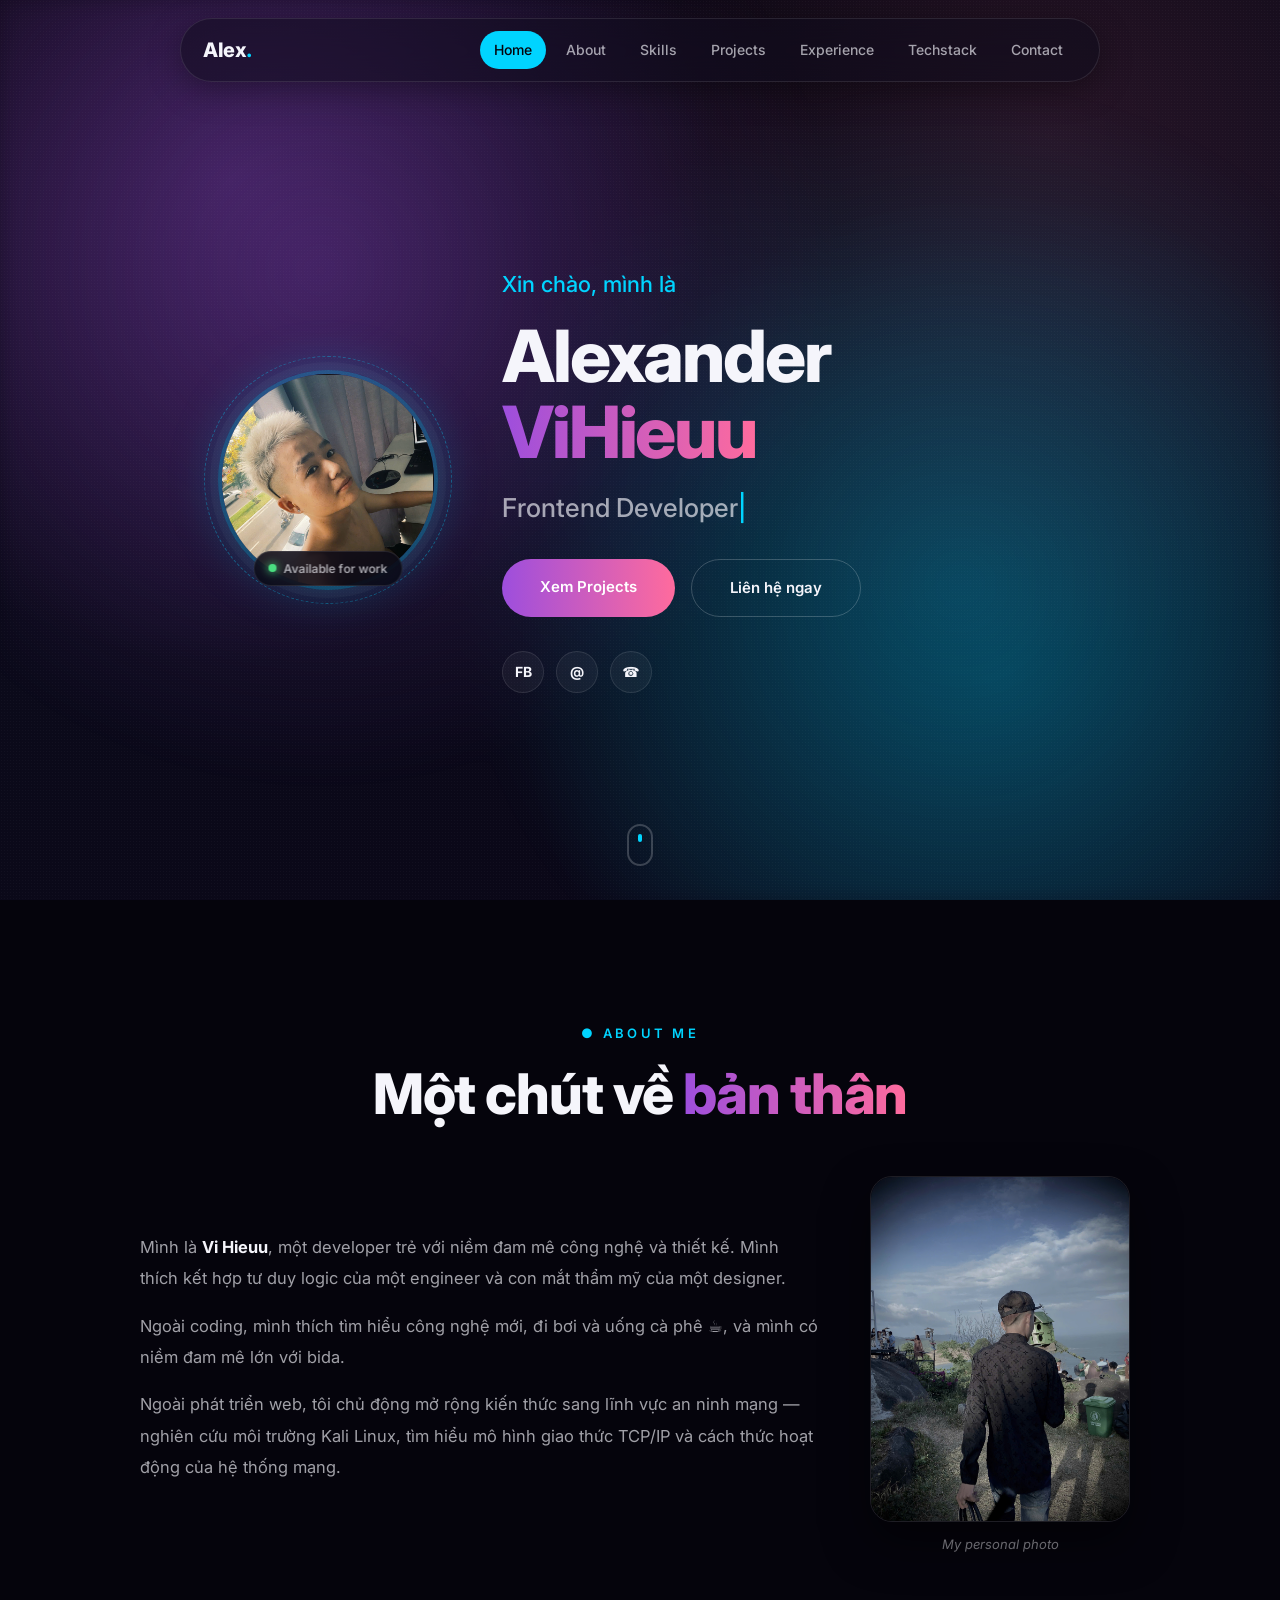
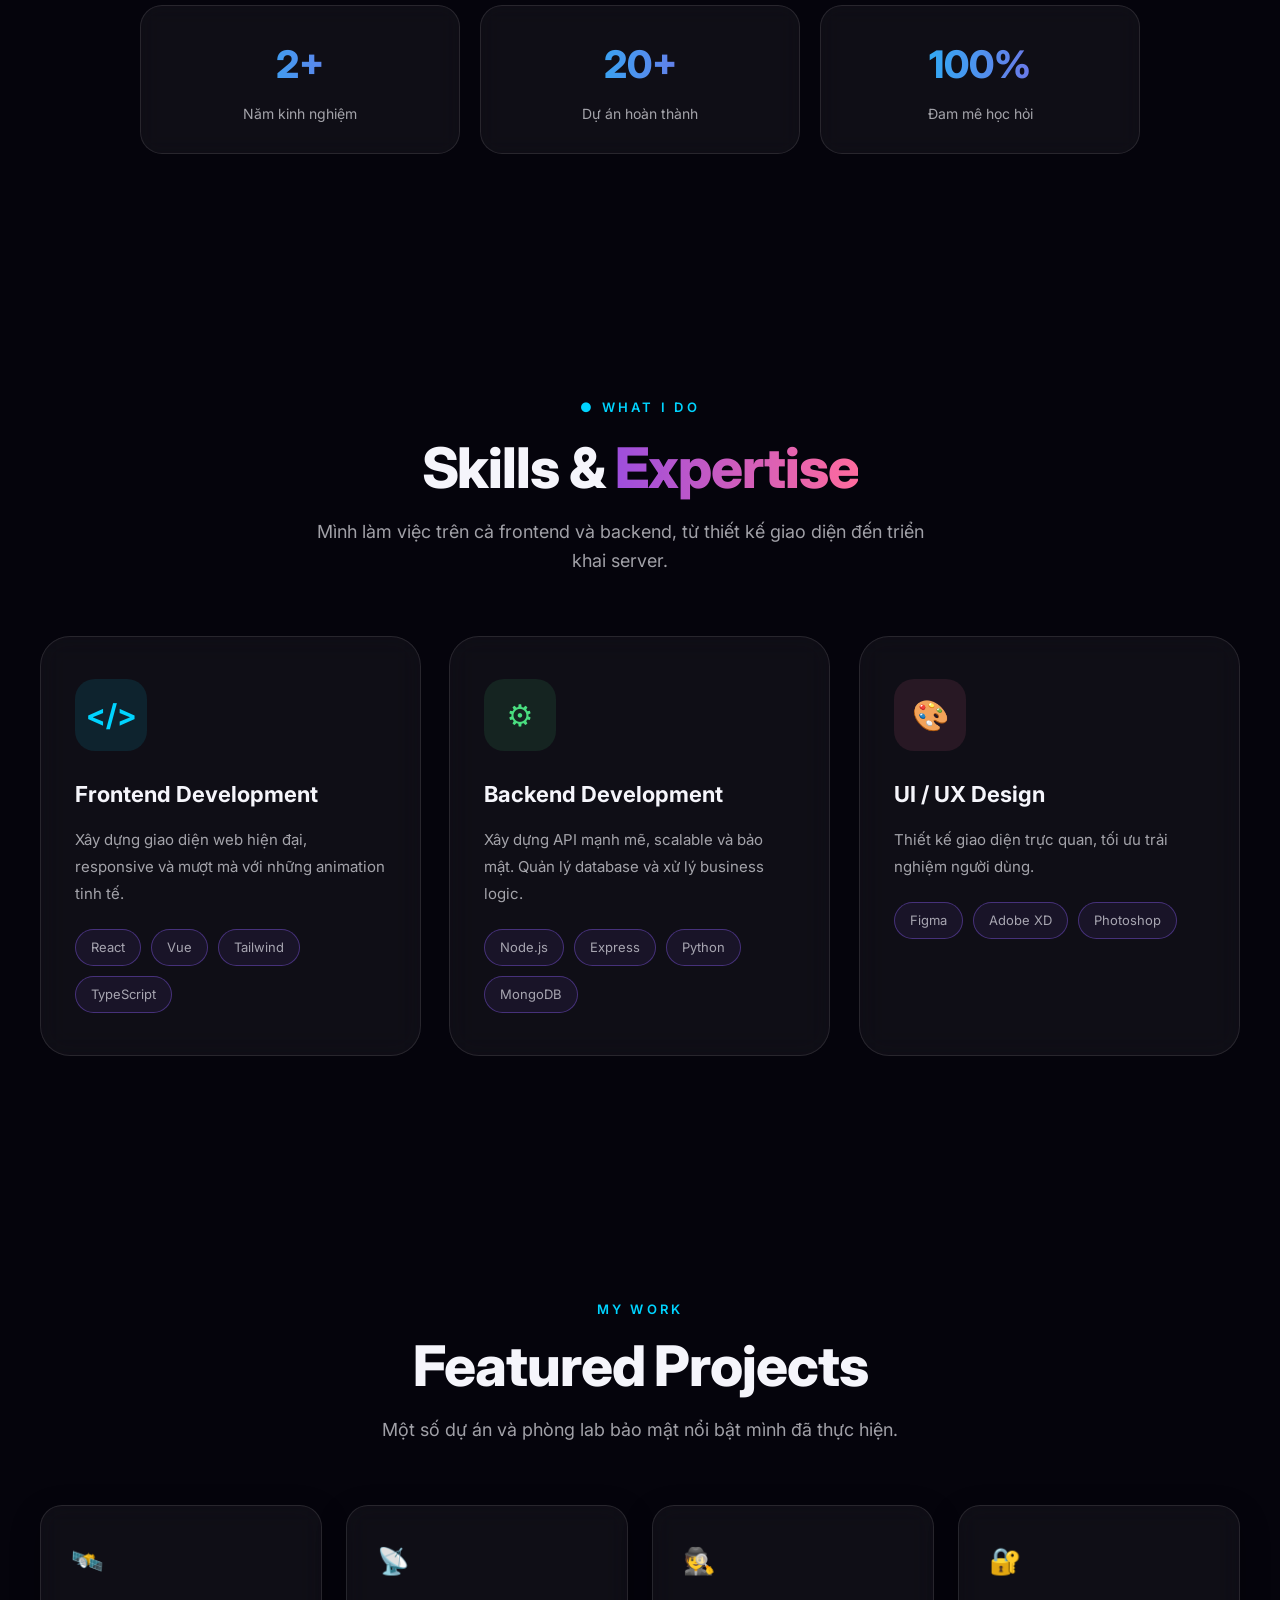
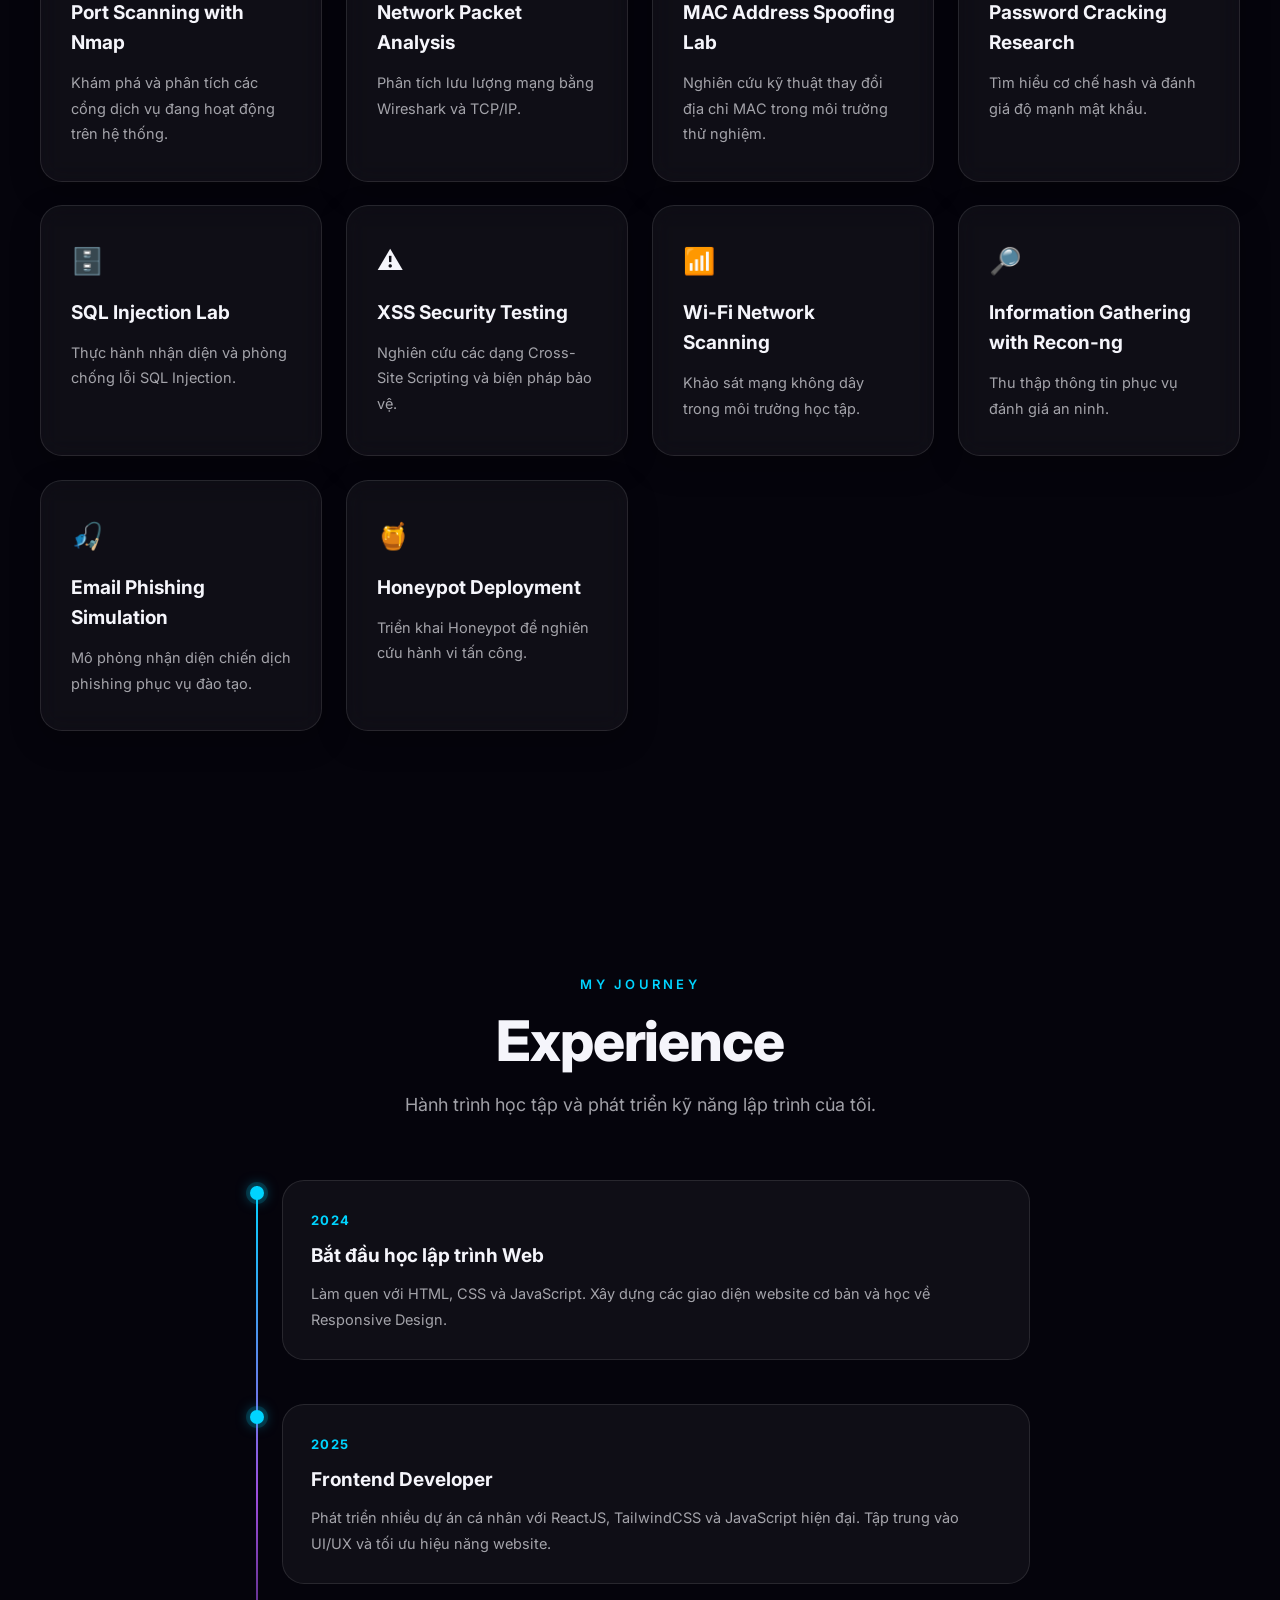
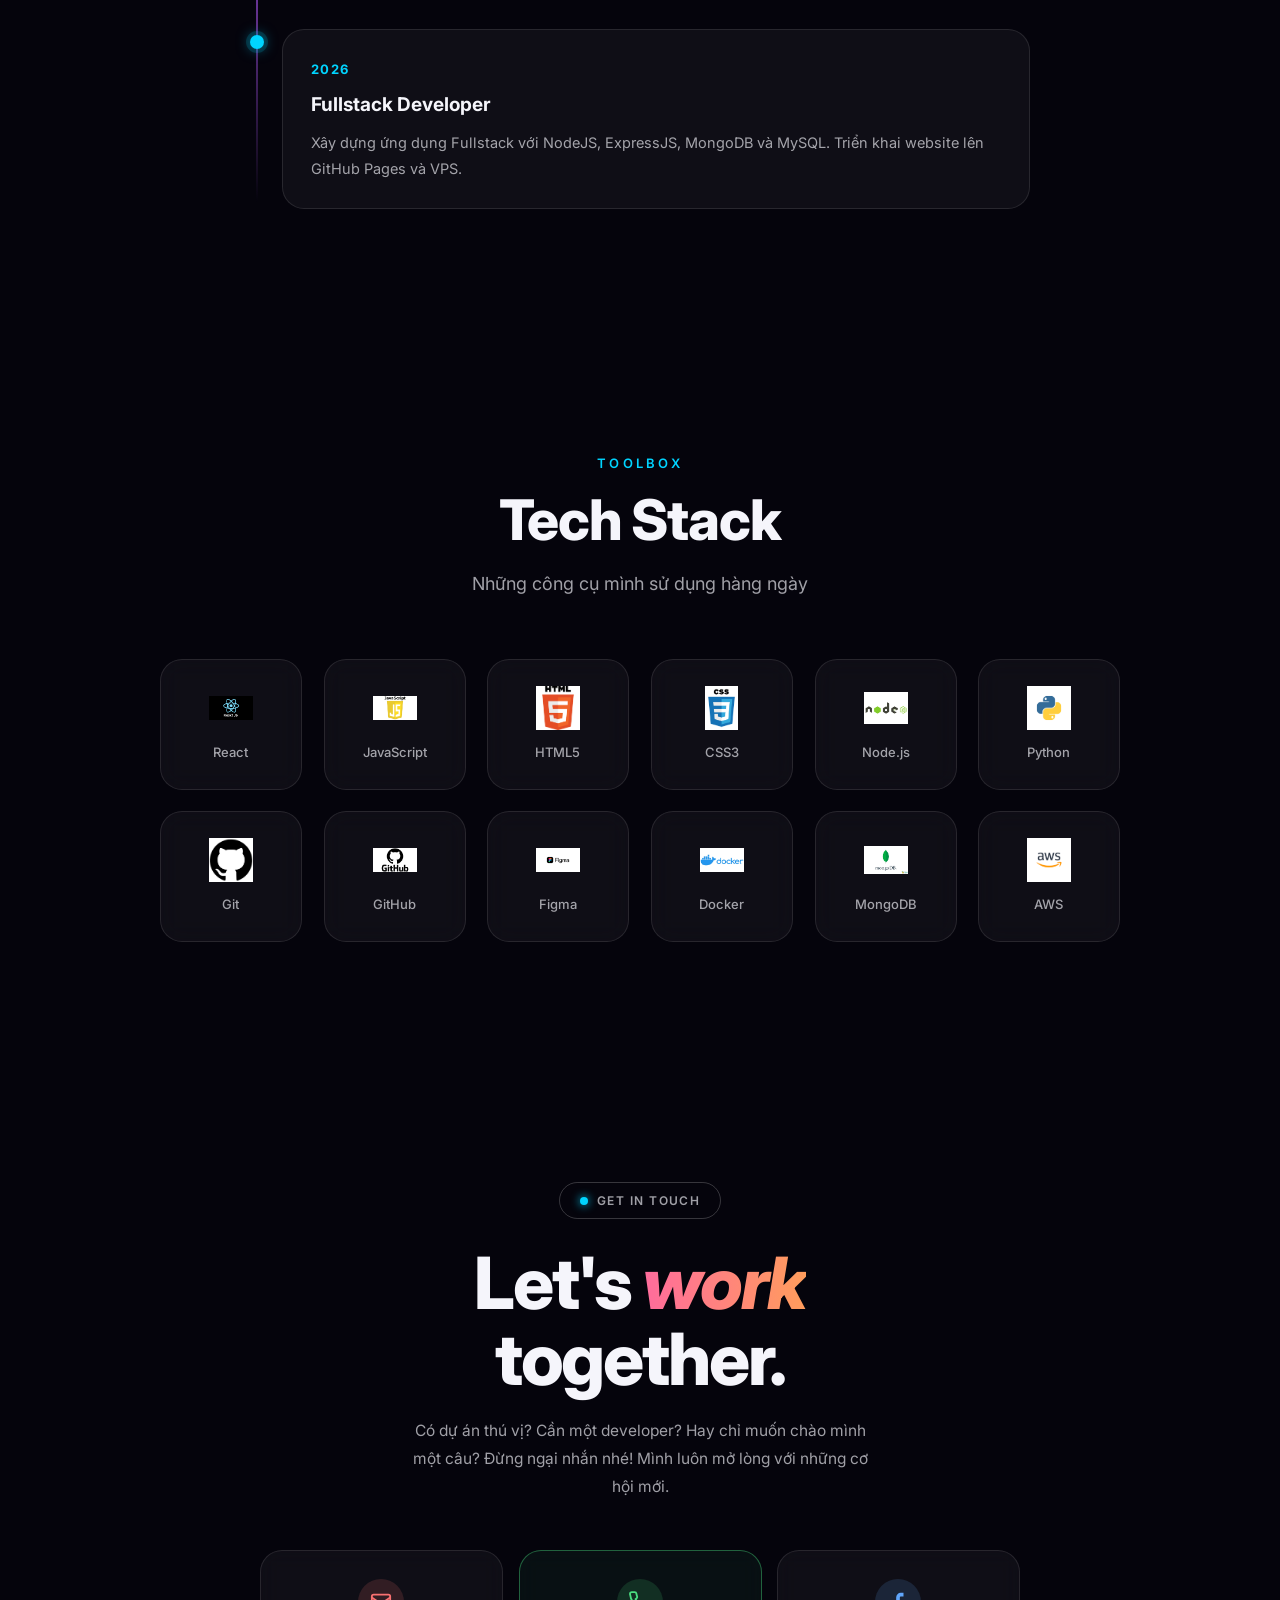
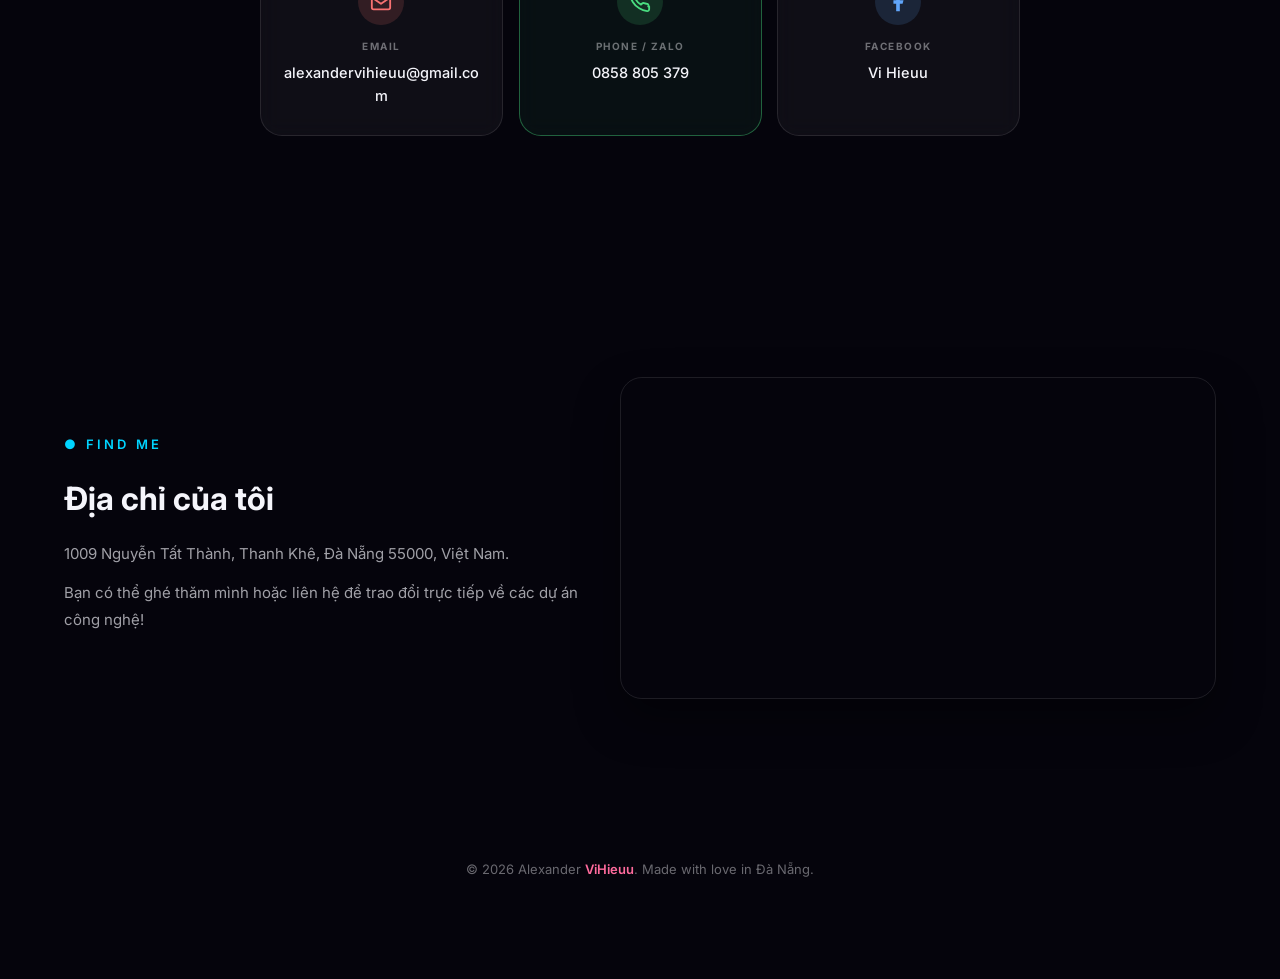
<file: index.html>
<!DOCTYPE html>
<html lang="vi">
<head>
    <meta charset="UTF-8">
    <meta name="viewport" content="width=device-width, initial-scale=1.0">
    <title>Alexander Portfolio</title>

    <link rel="icon" href="assets/logo.png" type="image/png">
    <link rel="preconnect" href="https://fonts.googleapis.com">
    <link rel="preconnect" href="https://fonts.gstatic.com" crossorigin>
    <link href="https://fonts.googleapis.com/css2?family=Inter:wght@300;400;500;600;700;800&display=swap" rel="stylesheet">
    <link href="https://fonts.googleapis.com/css2?family=Playfair+Display:ital,wght@0,400;0,700;1,400&family=Lora:ital,wght@0,400;0,700;1,400&display=swap" rel="stylesheet">
    <link rel="stylesheet" href="style.css">
</head>


<body>

    <!-- LOADER -->
    <div id="loader">
        <div class="loader-content">
            <div class="circle-loader">
                <div class="h-logo">H</div>
            </div>

            <div class="name-text">
                Alexander ViHieuu
            </div>

            <div class="loading-bar">
                <div class="loading-progress" id="progress-bar"></div>
            </div>

            <div class="percent" id="percent-text">0%</div>

            <div class="loading-label">
                Loading ...
            </div>
        </div>
    </div>

    <!-- SCROLL PROGRESS -->
    <div class="scroll-progress" id="scrollProgress"></div>

    <!-- NAVBAR -->
    <nav>
        <div class="nav-container">

            <a href="#home" class="logo-text">Alex<span>.</span></a>

            <ul id="navLinks">
                <li><a href="#home" class="nav-link">Home</a></li>
                <li><a href="#about" class="nav-link">About</a></li>
                <li><a href="#skills" class="nav-link">Skills</a></li>
                <li><a href="#projects" class="nav-link">Projects</a></li>
                <li><a href="#experience" class="nav-link">Experience</a></li>
                <li><a href="#techstack" class="nav-link">Techstack</a></li>
                <li><a href="#contact" class="nav-link">Contact</a></li>
            </ul>

            <button id="navToggle" class="nav-toggle" aria-label="Mở menu" aria-expanded="false">
                <span></span><span></span><span></span>
            </button>

        </div>
    </nav>

    <!-- HOME -->
    <section id="home" class="section">

        <div class="hero-bg-blob"></div>

        <div class="hero-container">

            <div class="profile-image reveal" data-reveal="right">
                <div class="profile-ring"></div>
                <img src="assets/avatar.png" alt="Vi Hieuu" loading="eager">
                <span class="status-badge"><span class="dot"></span>Available for work</span>
            </div>

            <div class="hero-content reveal" data-reveal="left">
                <p class="hello">Xin chào, mình là</p>

                <h1>
                    Alexander
                    <span>ViHieuu</span>
                </h1>

                <h2 id="typing"></h2>

                <div class="hero-actions">
                    <a href="#projects" class="btn">Xem Projects</a>
                    <a href="#contact" class="btn btn-ghost">Liên hệ ngay</a>
                </div>

                <div class="hero-socials">
                    <a href="https://www.facebook.com/vi.hieuu.2025" target="_blank" rel="noopener" aria-label="Facebook">FB</a>
                    <a href="mailto:alexandervihieuu@gmail.com" aria-label="Email">@</a>
                    <a href="tel:0858805379" aria-label="Phone">☎</a>
                </div>
            </div>

        </div>

        <a href="#about" class="scroll-cue" aria-label="Cuộn xuống"><span></span></a>

    </section>

   <!-- ABOUT -->
<section id="about">
  <div class="about-container">

    <div class="section-header reveal">
      <span class="section-tag">● ABOUT ME</span>
      <h2>Một chút về <span>bản thân</span></h2>
    </div>

    <div class="about-wrapper">

      <div class="about-text reveal" data-reveal="left">
        <p>Mình là <strong>Vi Hieuu</strong>, một developer trẻ với
        niềm đam mê công nghệ và thiết kế. Mình thích kết hợp tư duy
        logic của một engineer và con mắt thẩm mỹ của một designer.</p>

        <p>Ngoài coding, mình thích tìm hiểu công nghệ mới,
        đi bơi và uống cà phê ☕, và mình có niềm đam mê lớn với bida.</p>

        <p>Ngoài phát triển web, tôi chủ động mở rộng kiến thức sang
        lĩnh vực an ninh mạng — nghiên cứu môi trường Kali Linux,
        tìm hiểu mô hình giao thức TCP/IP và cách thức hoạt động
        của hệ thống mạng.</p>
      </div>

      <div class="about-image reveal" data-reveal="right">
        <img src="hieu-profile.jpg" alt="Vi Hieuu" loading="lazy" />
        <p class="image-caption">My personal photo</p>
      </div>

    </div>

    <div class="stats-container">
      <div class="stat-card reveal">
        <h3>2+</h3>
        <p>Năm kinh nghiệm</p>
      </div>
      <div class="stat-card reveal">
        <h3>20+</h3>
        <p>Dự án hoàn thành</p>
      </div>
      <div class="stat-card reveal">
        <h3>100%</h3>
        <p>Đam mê học hỏi</p>
      </div>
    </div>

  </div>
</section>

   <section id="skills">

    <div class="skills-container">

        <div class="skills-header reveal">

            <span class="section-tag">
                ● WHAT I DO
            </span>

            <h2>
                Skills &
                <span>Expertise</span>
            </h2>

            <p>
                Mình làm việc trên cả frontend và backend,
                từ thiết kế giao diện đến triển khai server.
            </p>

        </div>

        <div class="skills-grid">

            <!-- Frontend -->

            <div class="skill-card reveal">

                <div class="skill-icon">
                    &lt;/&gt;
                </div>

                <h3>Frontend Development</h3>

                <p>
                    Xây dựng giao diện web hiện đại,
                    responsive và mượt mà với những
                    animation tinh tế.
                </p>

                <div class="skill-tags">
                    <span>React</span>
                    <span>Vue</span>
                    <span>Tailwind</span>
                    <span>TypeScript</span>
                </div>

            </div>

            <!-- Backend -->

            <div class="skill-card reveal">

                <div class="skill-icon backend">
                    ⚙
                </div>

                <h3>Backend Development</h3>

                <p>
                    Xây dựng API mạnh mẽ, scalable và bảo mật.
                    Quản lý database và xử lý business logic.
                </p>

                <div class="skill-tags">
                    <span>Node.js</span>
                    <span>Express</span>
                    <span>Python</span>
                    <span>MongoDB</span>
                </div>

            </div>

            <!-- UI UX -->

            <div class="skill-card reveal">

                <div class="skill-icon design">
                    🎨
                </div>

                <h3>UI / UX Design</h3>

                <p>
                    Thiết kế giao diện trực quan,
                    tối ưu trải nghiệm người dùng.
                </p>

                <div class="skill-tags">
                    <span>Figma</span>
                    <span>Adobe XD</span>
                    <span>Photoshop</span>
                </div>

            </div>

        </div>

    </div>

</section>

    <section id="projects">

    <div class="projects-container">

        <div class="section-title reveal">

            <span>MY WORK</span>

            <h2>Featured Projects</h2>

            <p>
                Một số dự án và phòng lab bảo mật nổi bật mình đã thực hiện.
            </p>

        </div>

        <div class="projects-grid">

            <div class="project-card reveal">
                <div class="project-icon">🛰️</div>
                <h3>Port Scanning with Nmap</h3>
                <p>Khám phá và phân tích các cổng dịch vụ đang hoạt động trên hệ thống.</p>
            </div>

            <div class="project-card reveal">
                <div class="project-icon">📡</div>
                <h3>Network Packet Analysis</h3>
                <p>Phân tích lưu lượng mạng bằng Wireshark và TCP/IP.</p>
            </div>

            <div class="project-card reveal">
                <div class="project-icon">🕵️</div>
                <h3>MAC Address Spoofing Lab</h3>
                <p>Nghiên cứu kỹ thuật thay đổi địa chỉ MAC trong môi trường thử nghiệm.</p>
            </div>

            <div class="project-card reveal">
                <div class="project-icon">🔐</div>
                <h3>Password Cracking Research</h3>
                <p>Tìm hiểu cơ chế hash và đánh giá độ mạnh mật khẩu.</p>
            </div>

            <div class="project-card reveal">
                <div class="project-icon">🗄️</div>
                <h3>SQL Injection Lab</h3>
                <p>Thực hành nhận diện và phòng chống lỗi SQL Injection.</p>
            </div>

            <div class="project-card reveal">
                <div class="project-icon">⚠️</div>
                <h3>XSS Security Testing</h3>
                <p>Nghiên cứu các dạng Cross-Site Scripting và biện pháp bảo vệ.</p>
            </div>

            <div class="project-card reveal">
                <div class="project-icon">📶</div>
                <h3>Wi-Fi Network Scanning</h3>
                <p>Khảo sát mạng không dây trong môi trường học tập.</p>
            </div>

            <div class="project-card reveal">
                <div class="project-icon">🔎</div>
                <h3>Information Gathering with Recon-ng</h3>
                <p>Thu thập thông tin phục vụ đánh giá an ninh.</p>
            </div>

            <div class="project-card reveal">
                <div class="project-icon">🎣</div>
                <h3>Email Phishing Simulation</h3>
                <p>Mô phỏng nhận diện chiến dịch phishing phục vụ đào tạo.</p>
            </div>

            <div class="project-card reveal">
                <div class="project-icon">🍯</div>
                <h3>Honeypot Deployment</h3>
                <p>Triển khai Honeypot để nghiên cứu hành vi tấn công.</p>
            </div>

        </div>

    </div>

</section>
    <!-- EXPERIENCE -->
    <section id="experience" class="section reveal">

    <div class="container">

        <div class="section-title reveal">
            <span>MY JOURNEY</span>
            <h2>Experience</h2>
            <p>
                Hành trình học tập và phát triển kỹ năng lập trình của tôi.
            </p>
        </div>

        <div class="timeline">

            <!-- Item 1 -->
            <div class="timeline-item reveal">
                <div class="timeline-dot"></div>

                <div class="timeline-content">
                    <span class="year">2024</span>

                    <h3>Bắt đầu học lập trình Web</h3>

                    <p>
                        Làm quen với HTML, CSS và JavaScript.
                        Xây dựng các giao diện website cơ bản và học về Responsive Design.
                    </p>
                </div>
            </div>

            <!-- Item 2 -->
            <div class="timeline-item reveal">
                <div class="timeline-dot"></div>

                <div class="timeline-content">
                    <span class="year">2025</span>

                    <h3>Frontend Developer</h3>

                    <p>
                        Phát triển nhiều dự án cá nhân với ReactJS,
                        TailwindCSS và JavaScript hiện đại.
                        Tập trung vào UI/UX và tối ưu hiệu năng website.
                    </p>
                </div>
            </div>

            <!-- Item 3 -->
            <div class="timeline-item reveal">
                <div class="timeline-dot"></div>

                <div class="timeline-content">
                    <span class="year">2026</span>

                    <h3>Fullstack Developer</h3>

                    <p>
                        Xây dựng ứng dụng Fullstack với
                        NodeJS, ExpressJS, MongoDB và MySQL.
                        Triển khai website lên GitHub Pages và VPS.
                    </p>
                </div>
            </div>

        </div>

    </div>
</section>
<section id="techstack">
  <div class="container">
    <div class="section-title reveal">
        <span>TOOLBOX</span>
        <h2>Tech Stack</h2>
        <p>Những công cụ mình sử dụng hàng ngày</p>
    </div>

    <div class="tech-grid">
        <div class="tech-card reveal"><img src="icons/react.png" alt="React" loading="lazy"><span>React</span></div>
        <div class="tech-card reveal"><img src="icons/js.png" alt="JS" loading="lazy"><span>JavaScript</span></div>
        <div class="tech-card reveal"><img src="icons/html5.png" alt="HTML5" loading="lazy"><span>HTML5</span></div>
        <div class="tech-card reveal"><img src="icons/css3.png" alt="CSS3" loading="lazy"><span>CSS3</span></div>
        <div class="tech-card reveal"><img src="icons/node.png" alt="Node" loading="lazy"><span>Node.js</span></div>
        <div class="tech-card reveal"><img src="icons/python.png" alt="Python" loading="lazy"><span>Python</span></div>
        <div class="tech-card reveal"><img src="icons/git.png" alt="Git" loading="lazy"><span>Git</span></div>
        <div class="tech-card reveal"><img src="icons/github.png" alt="GitHub" loading="lazy"><span>GitHub</span></div>
        <div class="tech-card reveal"><img src="icons/figma.png" alt="Figma" loading="lazy"><span>Figma</span></div>
        <div class="tech-card reveal"><img src="icons/docker.png" alt="Docker" loading="lazy"><span>Docker</span></div>
        <div class="tech-card reveal"><img src="icons/mongodb.png" alt="MongoDB" loading="lazy"><span>MongoDB</span></div>
        <div class="tech-card reveal"><img src="icons/aws.png" alt="AWS" loading="lazy"><span>AWS</span></div>
    </div>
  </div>
</section>
    <!-- CONTACT -->
   <section id="contact">
  <div class="contact-container">

    <div class="badge reveal">
      <span class="badge-dot"></span>
      Get in touch
    </div>

    <h1 class="reveal">Let's <em>work</em><br>together.</h1>

    <p class="subtitle reveal">
      Có dự án thú vị? Cần một developer? Hay chỉ muốn chào mình một câu?
      Đừng ngại nhắn nhé! Mình luôn mở lòng với những cơ hội mới.
    </p>

    <div class="cards">
      <a class="card reveal" href="mailto:alexandervihieuu@gmail.com">
        <div class="card-icon icon-email">
          <svg width="22" height="22" viewBox="0 0 24 24" fill="none" stroke="#f87171" stroke-width="2" stroke-linecap="round" stroke-linejoin="round">
            <rect x="2" y="4" width="20" height="16" rx="2" />
            <path d="M2 7l10 7 10-7" />
          </svg>
        </div>
        <div class="card-label">Email</div>
        <div class="card-value">alexandervihieuu@gmail.com</div>
      </a>

      <a class="card active-card reveal" href="tel:0858805379">
        <div class="card-icon icon-phone">
          <svg width="22" height="22" viewBox="0 0 24 24" fill="none" stroke="#4ade80" stroke-width="2" stroke-linecap="round" stroke-linejoin="round">
            <path d="M22 16.92v3a2 2 0 0 1-2.18 2 19.79 19.79 0 0 1-8.63-3.07A19.5 19.5 0 0 1 4.15 12 19.79 19.79 0 0 1 1.1 3.4 2 2 0 0 1 3.08 1.22h3a2 2 0 0 1 2 1.72c.127.96.361 1.903.7 2.81a2 2 0 0 1-.45 2.11L7.09 8.91a16 16 0 0 0 6 6l1.27-1.27a2 2 0 0 1 2.11-.45c.907.339 1.85.573 2.81.7A2 2 0 0 1 21 16.92z" />
          </svg>
        </div>
        <div class="card-label">Phone / Zalo</div>
        <div class="card-value">0858 805 379</div>
      </a>

      <a class="card reveal" href="https://www.facebook.com/vi.hieuu.2025" target="_blank" rel="noopener">
        <div class="card-icon icon-fb">
          <svg width="22" height="22" viewBox="0 0 24 24" fill="#60a5fa">
            <path d="M18 2h-3a5 5 0 0 0-5 5v3H7v4h3v8h4v-8h3l1-4h-4V7a1 1 0 0 1 1-1h3z" />
          </svg>
        </div>
        <div class="card-label">Facebook</div>
        <div class="card-value">Vi Hieuu</div>
      </a>
    </div>

  </div>
</section>

<!-- GOOGLE MAP SECTION -->
<section id="map-section" class="section">
    <div class="container map-content-wrapper">
        <div class="map-text reveal" data-reveal="left">
            <span class="section-tag">● FIND ME</span>
            <h3>Địa chỉ của tôi</h3>
            <p>1009 Nguyễn Tất Thành, Thanh Khê, Đà Nẵng 55000, Việt Nam.</p>
            <p>Bạn có thể ghé thăm mình hoặc liên hệ để trao đổi trực tiếp về các dự án công nghệ!</p>
        </div>

        <div class="map-wrapper reveal" data-reveal="right">
            <iframe
                src="https://www.google.com/maps/embed?pb=!1m18!1m12!1m3!1d3833.8639463684017!2d108.18780311020934!3d16.07254843928585!2m3!1f0!2f0!3f0!3m2!1i1024!2i768!4f13.1!3m3!1m2!1s0x314218560036922b%3A0xd589a874d5922b72!2zMTAwOSBOZ3V54buFbiBU4bqldCBUaMOgbmgsIFRoYW5oIEtow6osIMSQw6AgTuG6tW5nIDU1MDAwMCwgVmnhu4d0IE5hbQ!5e0!3m2!1svi!2s!4v1781330772342!5m2!1svi!2s"
                width="600"
                height="450"
                style="border:0;"
                allowfullscreen=""
                loading="lazy"
                referrerpolicy="no-referrer-when-downgrade">
            </iframe>
        </div>
    </div>
</section>

    <!-- FOOTER -->
    <footer>
        <p>&copy; 2026 Alexander <span>ViHieuu</span>. Made with love in Đà Nẵng.</p>
    </footer>

    <!-- BACK TO TOP -->
    <button id="backToTop" class="back-to-top" aria-label="Lên đầu trang">↑</button>

    <script src="app.js"></script>

</body>
</html>
</file>
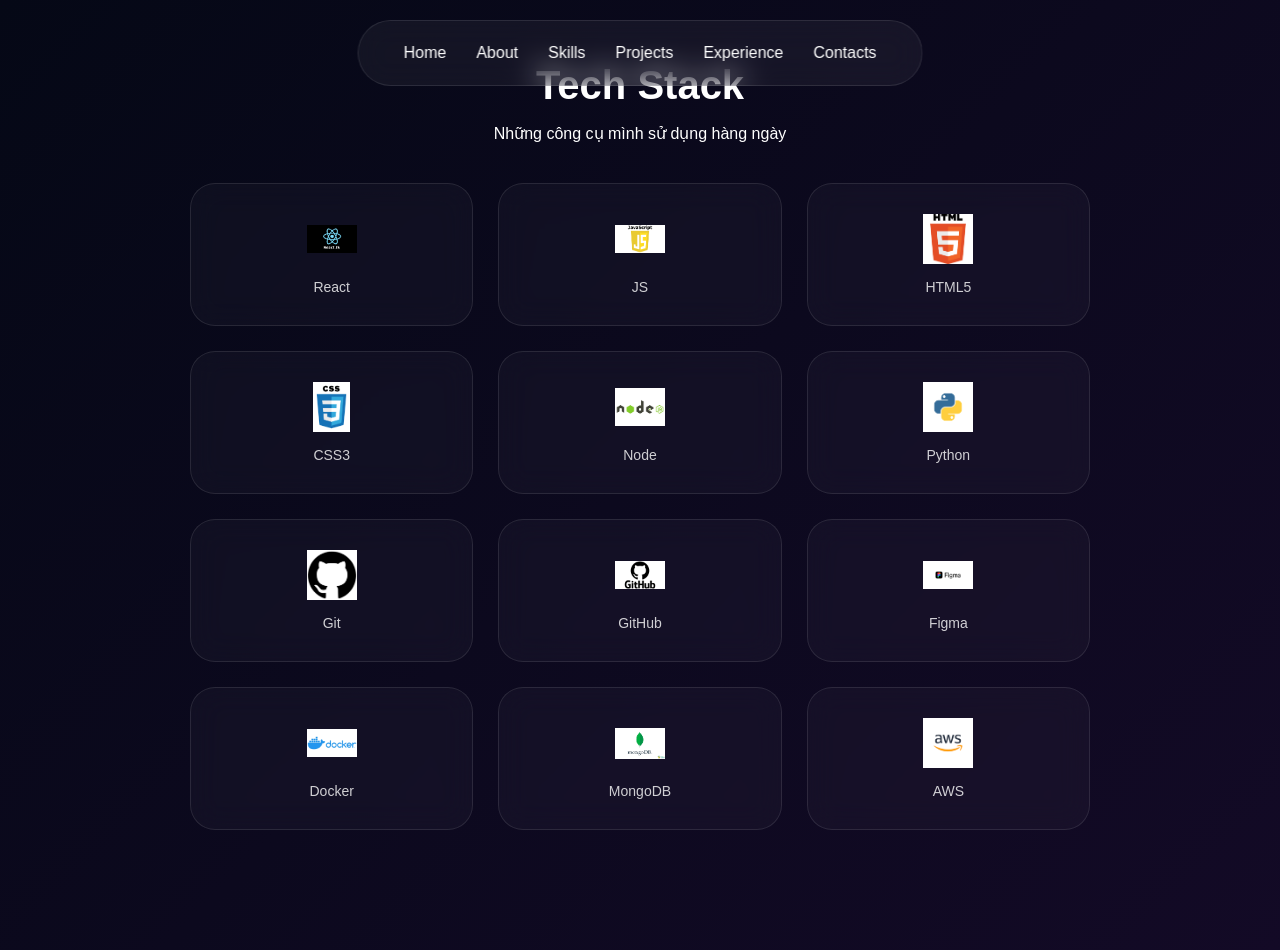
<file: techstack.html>
<!DOCTYPE html>
<html lang='en'>
<head>
    <meta charset='utf-8'>
    <meta name='viewport' content='width=device-width, initial-scale=1'>
    <title>Page Title</title>
    <link rel='stylesheet' href='techstack.css'>
</head>
<body>
<nav class="navbar">
    <div class="nav-links">
        <a href="index.html">Home</a>
        <a href="about.html">About</a>
        <a href="skills.html">Skills</a>
        <a href="projects.html">Projects</a>
        <a href="experience.html">Experience</a>
        <a href="contacts.html">Contacts</a>
    </div>
</nav>
<section id="home"></section>
<section id="about"></section>
<section id="skills"></section>
<section id="projects"></section>
<section id="experience"></section>
<section id="contacts"></section>
</section>
</body>
</html>
<section id="tech-stack">
    <h2 class="section-title">Tech Stack</h2>
    <p>Những công cụ mình sử dụng hàng ngày</p>
    
    <div class="tech-grid">
        <!-- Mỗi div này là một ô công nghệ -->
        <div class="tech-card"><img src="icons/react.png" alt="React"><span>React</span></div>
        <div class="tech-card"><img src="icons/js.png" alt="JS"><span>JS</span></div>
        <div class="tech-card"><img src="icons/html5.png" alt="HTML5"><span>HTML5</span></div>
        <div class="tech-card"><img src="icons/css3.png" alt="CSS3"><span>CSS3</span></div>
        <div class="tech-card"><img src="icons/node.png" alt="Node"><span>Node</span></div>
        <div class="tech-card"><img src="icons/python.png" alt="Python"><span>Python</span></div>
        <div class="tech-card"><img src="icons/git.png" alt="Git"><span>Git</span></div>
        <div class="tech-card"><img src="icons/github.png" alt="GitHub"><span>GitHub</span></div>
        <div class="tech-card"><img src="icons/figma.png" alt="Figma"><span>Figma</span></div>
        <div class="tech-card"><img src="icons/docker.png" alt="Docker"><span>Docker</span></div>
        <div class="tech-card"><img src="icons/mongodb.png" alt="MongoDB"><span>MongoDB</span></div>
        <div class="tech-card"><img src="icons/aws.png" alt="AWS"><span>AWS</span></div>
    </div>
</section>
</file>
<file: style.css>
/* =====================================================================
   ALEXANDER · VIHIEUU — PORTFOLIO STYLESHEET
   Rebuilt: design tokens, consistent spacing, fluid type, no overflow.
===================================================================== */

:root {
  --bg: #05040c;
  --bg-soft: #0b0a1a;
  --surface: rgba(255, 255, 255, 0.045);
  --surface-strong: rgba(255, 255, 255, 0.09);
  --border: rgba(255, 255, 255, 0.1);
  --border-strong: rgba(255, 255, 255, 0.2);

  --text: #f5f5fb;
  --text-dim: rgba(245, 245, 251, 0.65);
  --text-faint: rgba(245, 245, 251, 0.42);

  --cyan: #00d4ff;
  --violet: #9d4edd;
  --pink: #ff6b9d;
  --orange: #ff9d5c;
  --green: #4ade80;

  --grad-brand: linear-gradient(90deg, var(--violet), var(--pink), var(--cyan));
  --grad-accent: linear-gradient(90deg, var(--cyan), var(--violet));

  --radius-sm: 14px;
  --radius-md: 22px;
  --radius-lg: 30px;
  --radius-pill: 999px;

  --container: 1200px;
  --ease: cubic-bezier(.16, 1, .3, 1);
}

/* ===================================
   RESET & BASE
=================================== */
* { margin: 0; padding: 0; box-sizing: border-box; }

html { scroll-behavior: smooth; }

body {
  font-family: 'Inter', 'Poppins', system-ui, sans-serif;
  background: var(--bg);
  color: var(--text);
  line-height: 1.6;
  overflow-x: hidden;
  width: 100%;
}

img { max-width: 100%; display: block; }
a { color: inherit; }
ul { list-style: none; }
section { position: relative; z-index: 1; }

::selection { background: var(--violet); color: #fff; }

::-webkit-scrollbar { width: 9px; }
::-webkit-scrollbar-track { background: var(--bg); }
::-webkit-scrollbar-thumb { background: linear-gradient(var(--violet), var(--cyan)); border-radius: 10px; }

.container {
  width: 100%;
  max-width: var(--container);
  margin: 0 auto;
  padding: 0 24px;
}

/* Animated cosmic background, fixed so it never affects layout width */
body::before {
  content: "";
  position: fixed;
  inset: 0;
  width: 100%;
  height: 100%;
  background:
    radial-gradient(circle at 18% 20%, rgba(157, 78, 221, .28), transparent 38%),
    radial-gradient(circle at 82% 15%, rgba(255, 107, 157, .12), transparent 40%),
    radial-gradient(circle at 78% 75%, rgba(0, 212, 255, .2), transparent 40%),
    linear-gradient(160deg, #05040c 0%, #0b0a1a 50%, #0a0616 100%);
  background-size: 100% 100%;
  z-index: -2;
}

body::after {
  content: "";
  position: fixed;
  inset: 0;
  background-image: radial-gradient(rgba(255,255,255,.6) 1px, transparent 1px);
  background-size: 3px 3px;
  opacity: .05;
  z-index: -1;
  pointer-events: none;
}

/* ===================================
   SCROLL PROGRESS BAR
=================================== */
.scroll-progress {
  position: fixed;
  top: 0;
  left: 0;
  height: 3px;
  width: 0%;
  background: var(--grad-brand);
  z-index: 1100;
  box-shadow: 0 0 12px rgba(0, 212, 255, .6);
  transition: width .1s linear;
}

/* ===================================
   LOADER
=================================== */
#loader {
  position: fixed;
  inset: 0;
  background: var(--bg);
  display: flex;
  flex-direction: column;
  justify-content: center;
  align-items: center;
  z-index: 9999;
  transition: opacity .6s var(--ease), visibility .6s var(--ease);
}
.circle-loader {
  width: 110px; height: 110px;
  border: 3px solid transparent;
  border-top-color: var(--cyan);
  border-left-color: var(--violet);
  border-radius: 50%;
  animation: spin 1s linear infinite;
  display: flex; align-items: center; justify-content: center;
  margin-bottom: 24px;
}
.h-logo {
  font-size: 44px; font-weight: 800;
  background: var(--grad-accent);
  -webkit-background-clip: text; -webkit-text-fill-color: transparent;
  background-clip: text;
}
.name-text { font-weight: 600; letter-spacing: .05em; margin-bottom: 22px; color: var(--text-dim); }
.loading-bar { width: 220px; height: 4px; background: rgba(255,255,255,.08); border-radius: 2px; overflow: hidden; }
.loading-progress { width: 0%; height: 100%; background: var(--grad-brand); transition: width .1s linear; }
.percent { margin-top: 10px; font-size: 13px; color: var(--text-faint); font-variant-numeric: tabular-nums; }
.loading-label { margin-top: 4px; font-size: 12px; letter-spacing: .2em; text-transform: uppercase; color: var(--text-faint); }

@keyframes spin { to { transform: rotate(360deg); } }

/* ===================================
   NAVBAR
=================================== */
nav {
  position: fixed;
  top: 18px;
  left: 50%;
  transform: translateX(-50%);
  z-index: 999;
  width: min(920px, calc(100% - 24px));
}
.nav-container {
  display: flex;
  align-items: center;
  justify-content: space-between;
  gap: 20px;
  padding: 12px 22px;
  border-radius: var(--radius-pill);
  background: rgba(15, 12, 28, .55);
  backdrop-filter: blur(20px);
  -webkit-backdrop-filter: blur(20px);
  border: 1px solid var(--border);
  box-shadow: 0 8px 32px rgba(0,0,0,.35);
}
.logo-text {
  font-size: 20px; font-weight: 800; color: var(--text);
  text-decoration: none; letter-spacing: -.02em; flex-shrink: 0;
}
.logo-text span { color: var(--cyan); }

nav ul {
  display: flex;
  align-items: center;
  gap: 6px;
  flex-wrap: nowrap;
}
nav ul li { flex-shrink: 0; }
nav a.nav-link {
  display: inline-block;
  color: var(--text-dim);
  text-decoration: none;
  font-size: 14px;
  font-weight: 500;
  padding: 8px 14px;
  border-radius: var(--radius-pill);
  transition: background .25s var(--ease), color .25s var(--ease);
  white-space: nowrap;
}
nav a.nav-link:hover { color: var(--text); background: var(--surface); }
nav a.nav-link.active { color: var(--bg); background: var(--cyan); }

.nav-toggle {
  display: none;
  flex-direction: column;
  justify-content: center;
  gap: 5px;
  width: 34px; height: 34px;
  background: transparent;
  border: none;
  cursor: pointer;
  flex-shrink: 0;
}
.nav-toggle span {
  display: block;
  width: 100%; height: 2px;
  background: var(--text);
  border-radius: 2px;
  transition: transform .3s var(--ease), opacity .3s var(--ease);
}
.nav-toggle.open span:nth-child(1) { transform: translateY(7px) rotate(45deg); }
.nav-toggle.open span:nth-child(2) { opacity: 0; }
.nav-toggle.open span:nth-child(3) { transform: translateY(-7px) rotate(-45deg); }

/* ===================================
   SECTION HEADERS (shared)
=================================== */
.section-tag {
  display: inline-block;
  color: var(--cyan);
  font-size: 13px;
  font-weight: 600;
  letter-spacing: .25em;
  text-transform: uppercase;
  margin-bottom: 18px;
}
.section-header h2,
.skills-header h2,
.section-title h2 {
  font-size: clamp(32px, 5vw, 56px);
  font-weight: 800;
  letter-spacing: -.02em;
  line-height: 1.15;
  margin-bottom: 18px;
}
.section-header h2 span,
.skills-header h2 span,
.section-title h2 span,
h1 span {
  background: var(--grad-brand);
  background-size: 200% auto;
  -webkit-background-clip: text; -webkit-text-fill-color: transparent;
  background-clip: text;
  animation: shine 6s linear infinite;
}
@keyframes shine {
  to { background-position: 200% center; }
}
.skills-header p, .section-title p { color: var(--text-dim); font-size: clamp(15px, 1.6vw, 18px); max-width: 640px; }
.section-title { text-align: center; margin: 0 auto 60px; max-width: 700px; }
.section-title span:first-child {
  display: inline-block; color: var(--cyan); font-size: 13px; font-weight: 600;
  letter-spacing: .25em; text-transform: uppercase; margin-bottom: 14px;
}
.section-title p { margin: 0 auto; }

/* ===================================
   REVEAL ON SCROLL (fits any viewport)
=================================== */
.reveal {
  opacity: 0;
  transform: translateY(36px);
  transition: opacity .8s var(--ease), transform .8s var(--ease);
  will-change: transform, opacity;
}
.reveal[data-reveal="left"] { transform: translateX(-40px); }
.reveal[data-reveal="right"] { transform: translateX(40px); }
.reveal.in-view { opacity: 1; transform: translate(0, 0); }

@media (prefers-reduced-motion: reduce) {
  .reveal { opacity: 1; transform: none; transition: none; }
  * { scroll-behavior: auto !important; animation-duration: .001s !important; }
}

/* ===================================
   HERO
=================================== */
#home {
  min-height: 100vh;
  display: flex;
  align-items: center;
  justify-content: center;
  padding: 140px 24px 80px;
  overflow: hidden;
}
.hero-bg-blob {
  position: absolute;
  inset: 0;
  z-index: -1;
  background:
    radial-gradient(circle at 25% 30%, rgba(157,78,221,.25), transparent 45%),
    radial-gradient(circle at 75% 65%, rgba(0,212,255,.18), transparent 45%);
  filter: blur(10px);
  animation: floatBlob 12s ease-in-out infinite alternate;
}
@keyframes floatBlob {
  0% { transform: scale(1) translate(0,0); }
  100% { transform: scale(1.08) translate(20px, -10px); }
}

.hero-container {
  display: flex;
  align-items: center;
  gap: 64px;
  max-width: var(--container);
  width: 100%;
  flex-wrap: wrap;
  justify-content: center;
}

.profile-image { position: relative; flex-shrink: 0; }
.profile-ring {
  position: absolute;
  inset: -14px;
  border-radius: 50%;
  border: 1px dashed rgba(0, 212, 255, .35);
  animation: spin 20s linear infinite;
}
.profile-image img {
  width: clamp(160px, 22vw, 220px);
  height: clamp(160px, 22vw, 220px);
  border-radius: 50%;
  object-fit: cover;
  border: 4px solid rgba(0, 212, 255, .3);
  box-shadow: 0 0 50px rgba(0, 212, 255, .25), 0 0 0 8px rgba(255,255,255,.03);
}
.status-badge {
  position: absolute;
  bottom: 4px;
  left: 50%;
  transform: translateX(-50%);
  display: inline-flex;
  align-items: center;
  gap: 7px;
  background: rgba(10, 8, 20, .85);
  border: 1px solid var(--border);
  backdrop-filter: blur(10px);
  padding: 7px 14px;
  border-radius: var(--radius-pill);
  font-size: 12px;
  font-weight: 600;
  white-space: nowrap;
  color: var(--text-dim);
}
.status-badge .dot {
  width: 8px; height: 8px; border-radius: 50%;
  background: var(--green);
  box-shadow: 0 0 8px var(--green);
  animation: pulse 2s infinite;
}
@keyframes pulse {
  0%, 100% { opacity: 1; transform: scale(1); }
  50% { opacity: .5; transform: scale(1.35); }
}

.hero-content { flex: 1; min-width: 280px; max-width: 560px; }
.hello { color: var(--cyan); font-size: clamp(16px, 2vw, 22px); margin-bottom: 16px; font-weight: 500; }
h1 { font-size: clamp(42px, 7vw, 72px); line-height: 1.05; margin-bottom: 18px; font-weight: 800; letter-spacing: -.03em; }
#typing {
  color: var(--text-dim);
  min-height: 34px;
  margin: 12px 0 30px;
  font-size: clamp(18px, 2.4vw, 26px);
  font-weight: 500;
}
#typing::after {
  content: "|";
  color: var(--cyan);
  animation: blink 1s step-end infinite;
}
@keyframes blink { 50% { opacity: 0; } }

.hero-actions { display: flex; gap: 16px; flex-wrap: wrap; margin-bottom: 34px; }
.btn {
  display: inline-block;
  padding: 16px 38px;
  border-radius: var(--radius-pill);
  text-decoration: none;
  color: #fff;
  font-weight: 600;
  font-size: 15px;
  transition: transform .3s var(--ease), box-shadow .3s var(--ease);
  background: var(--grad-brand);
  background-size: 200% auto;
}
.btn:hover { transform: translateY(-4px); box-shadow: 0 14px 34px rgba(139, 92, 246, .4); background-position: right center; }
.btn-ghost {
  background: transparent;
  border: 1px solid var(--border-strong);
  color: var(--text);
}
.btn-ghost:hover { background: var(--surface); box-shadow: none; }

.hero-socials { display: flex; gap: 12px; }
.hero-socials a {
  width: 42px; height: 42px;
  display: flex; align-items: center; justify-content: center;
  border-radius: 50%;
  border: 1px solid var(--border);
  background: var(--surface);
  text-decoration: none;
  font-size: 14px;
  font-weight: 700;
  transition: .3s var(--ease);
}
.hero-socials a:hover { border-color: var(--cyan); color: var(--cyan); transform: translateY(-4px); }

.scroll-cue {
  position: absolute;
  bottom: 34px;
  left: 50%;
  transform: translateX(-50%);
  width: 26px; height: 42px;
  border: 2px solid var(--border-strong);
  border-radius: 20px;
  display: flex;
  justify-content: center;
  padding-top: 8px;
}
.scroll-cue span {
  width: 4px; height: 8px;
  border-radius: 2px;
  background: var(--cyan);
  animation: scrollCue 1.6s ease-in-out infinite;
}
@keyframes scrollCue {
  0% { transform: translateY(0); opacity: 1; }
  100% { transform: translateY(14px); opacity: 0; }
}

/* ===================================
   GENERIC SECTION SPACING
=================================== */
.section, #about, #skills, #projects, #experience, #techstack, #map-section {
  padding: min(120px, 12vw) 24px;
  width: 100%;
}

/* ===================================
   ABOUT
=================================== */
.about-container { max-width: 1000px; margin: 0 auto; width: 100%; }
.section-header { text-align: center; margin-bottom: 50px; }

.about-wrapper {
  display: flex;
  flex-wrap: wrap;
  gap: 40px;
  align-items: center;
}
.about-text { flex: 1 1 380px; min-width: 0; }
.about-text p { color: var(--text-dim); margin-bottom: 16px; font-size: 16.5px; line-height: 1.9; }
.about-text strong { color: var(--text); }

.about-image { flex: 0 1 280px; text-align: center; margin: 0 auto; }
.about-image img {
  width: 100%;
  max-width: 260px;
  margin: 0 auto;
  border-radius: var(--radius-md);
  box-shadow: 0 20px 45px rgba(0,0,0,.5);
  border: 1px solid var(--border);
}
.image-caption { font-size: 13px; font-style: italic; color: var(--text-faint); margin-top: 12px; }

.stats-container {
  display: grid;
  grid-template-columns: repeat(auto-fit, minmax(150px, 1fr));
  gap: 20px;
  margin-top: 50px;
}
.stat-card {
  background: var(--surface);
  border: 1px solid var(--border);
  backdrop-filter: blur(10px);
  padding: 28px 16px;
  border-radius: var(--radius-md);
  text-align: center;
  transition: transform .35s var(--ease), border-color .35s var(--ease), background .35s var(--ease);
}
.stat-card:hover { transform: translateY(-8px); background: var(--surface-strong); border-color: rgba(0,212,255,.3); }
.stat-card h3 {
  font-size: clamp(28px, 4vw, 38px); font-weight: 800; margin-bottom: 8px;
  background: var(--grad-accent); -webkit-background-clip: text; -webkit-text-fill-color: transparent;
}
.stat-card p { color: var(--text-dim); font-size: 14px; }

/* ===================================
   SKILLS
=================================== */
.skills-container { max-width: var(--container); margin: 0 auto; width: 100%; }
.skills-header { text-align: center; margin: 0 auto 60px; max-width: 680px; }

.skills-grid {
  display: grid;
  grid-template-columns: repeat(auto-fit, minmax(280px, 1fr));
  gap: 28px;
}
.skill-card {
  background: var(--surface);
  border: 1px solid var(--border);
  backdrop-filter: blur(14px);
  border-radius: var(--radius-lg);
  padding: 42px 34px;
  transition: transform .4s var(--ease), border-color .4s var(--ease), background .4s var(--ease);
}
.skill-card:hover { transform: translateY(-10px); border-color: rgba(157,78,221,.4); background: var(--surface-strong); }
.skill-icon {
  width: 72px; height: 72px;
  display: flex; align-items: center; justify-content: center;
  font-size: 30px; font-weight: 700;
  border-radius: 20px;
  background: rgba(0, 212, 255, .1);
  color: var(--cyan);
  margin-bottom: 26px;
}
.skill-icon.backend { background: rgba(74, 222, 128, .1); color: var(--green); }
.skill-icon.design { background: rgba(255, 107, 157, .1); color: var(--pink); }
.skill-card h3 { font-size: 22px; font-weight: 700; margin-bottom: 14px; }
.skill-card p { color: var(--text-dim); font-size: 15px; line-height: 1.8; margin-bottom: 22px; }
.skill-tags { display: flex; flex-wrap: wrap; gap: 10px; }
.skill-tags span {
  padding: 7px 15px;
  border-radius: var(--radius-pill);
  border: 1px solid rgba(139, 92, 246, .4);
  background: rgba(139, 92, 246, .08);
  color: var(--text-dim);
  font-size: 13px;
}

/* ===================================
   PROJECTS
=================================== */
.projects-container { max-width: var(--container); margin: 0 auto; width: 100%; }
.projects-grid {
  display: grid;
  grid-template-columns: repeat(auto-fit, minmax(280px, 1fr));
  gap: 24px;
}
.project-card {
  background: var(--surface);
  border: 1px solid var(--border);
  border-radius: var(--radius-md);
  padding: 34px 30px;
  backdrop-filter: blur(12px);
  transition: transform .4s var(--ease), box-shadow .4s var(--ease), border-color .4s var(--ease);
  box-shadow: 0 10px 30px rgba(0,0,0,.25);
}
.project-icon { font-size: 26px; margin-bottom: 16px; }
.project-card:hover {
  transform: translateY(-8px);
  border-color: rgba(157, 78, 221, .4);
  box-shadow: 0 20px 45px rgba(0,0,0,.4), 0 0 24px rgba(0,212,255,.12);
}
.project-card h3 { font-size: 19px; margin-bottom: 12px; font-weight: 700; }
.project-card p { color: var(--text-dim); line-height: 1.75; font-size: 14.5px; }

/* ===================================
   EXPERIENCE / TIMELINE
=================================== */
.timeline {
  position: relative;
  max-width: 780px;
  margin: 0 auto;
  padding-left: 32px;
}
.timeline::before {
  content: "";
  position: absolute;
  left: 6px; top: 6px; bottom: 6px;
  width: 2px;
  background: linear-gradient(180deg, var(--cyan), var(--violet), transparent);
}
.timeline-item { position: relative; padding-bottom: 44px; }
.timeline-item:last-child { padding-bottom: 0; }
.timeline-dot {
  position: absolute;
  left: -32px; top: 6px;
  width: 14px; height: 14px;
  border-radius: 50%;
  background: var(--cyan);
  box-shadow: 0 0 0 4px rgba(0,212,255,.15), 0 0 14px rgba(0,212,255,.6);
}
.timeline-content {
  background: var(--surface);
  border: 1px solid var(--border);
  border-radius: var(--radius-md);
  padding: 26px 28px;
  backdrop-filter: blur(10px);
  transition: transform .35s var(--ease), border-color .35s var(--ease);
}
.timeline-content:hover { transform: translateX(6px); border-color: rgba(0,212,255,.35); }
.timeline-content .year {
  display: inline-block;
  color: var(--cyan);
  font-weight: 700;
  font-size: 13px;
  letter-spacing: .1em;
  margin-bottom: 10px;
}
.timeline-content h3 { font-size: 19px; margin-bottom: 10px; font-weight: 700; }
.timeline-content p { color: var(--text-dim); font-size: 14.5px; line-height: 1.8; }

/* ===================================
   TECH STACK
=================================== */
#techstack { text-align: center; }
.tech-grid {
  display: grid;
  grid-template-columns: repeat(auto-fit, minmax(120px, 1fr));
  gap: 22px;
  max-width: 960px;
  margin: 0 auto;
}
.tech-card {
  background: var(--surface);
  border: 1px solid var(--border);
  border-radius: var(--radius-md);
  padding: 26px 14px;
  display: flex;
  flex-direction: column;
  align-items: center;
  justify-content: center;
  gap: 12px;
  backdrop-filter: blur(12px);
  transition: transform .35s var(--ease), border-color .35s var(--ease), background .35s var(--ease);
}
.tech-card:hover { transform: translateY(-8px); border-color: rgba(0,212,255,.45); background: var(--surface-strong); }
.tech-card img { width: 44px; height: 44px; object-fit: contain; transition: filter .3s var(--ease); }
.tech-card:hover img { filter: drop-shadow(0 0 10px rgba(0,212,255,.6)); }
.tech-card span { font-size: 13px; font-weight: 500; color: var(--text-dim); }

/* ===================================
   CONTACT
=================================== */
#contact { padding: min(120px, 12vw) 24px; }
.contact-container { max-width: 760px; margin: 0 auto; text-align: center; width: 100%; }

.badge {
  display: inline-flex;
  align-items: center;
  gap: 9px;
  border: 1px solid var(--border-strong);
  border-radius: var(--radius-pill);
  padding: 8px 20px;
  font-size: 12px;
  font-weight: 600;
  letter-spacing: .12em;
  color: var(--text-dim);
  margin-bottom: 26px;
  text-transform: uppercase;
}
.badge-dot { width: 8px; height: 8px; border-radius: 50%; background: var(--cyan); box-shadow: 0 0 10px var(--cyan); animation: pulse 2s infinite; }

#contact h1 { margin-bottom: 20px; }
#contact h1 em {
  font-style: italic;
  background: linear-gradient(90deg, var(--pink), var(--orange));
  -webkit-background-clip: text; -webkit-text-fill-color: transparent;
}
.subtitle { font-size: 15.5px; color: var(--text-dim); line-height: 1.8; max-width: 480px; margin: 0 auto 50px; }

.cards { display: grid; grid-template-columns: repeat(auto-fit, minmax(170px, 1fr)); gap: 16px; }
.card {
  background: var(--surface);
  border: 1px solid var(--border);
  border-radius: var(--radius-md);
  padding: 28px 18px;
  display: flex;
  flex-direction: column;
  align-items: center;
  gap: 7px;
  text-decoration: none;
  color: inherit;
  backdrop-filter: blur(10px);
  transition: transform .3s var(--ease), border-color .3s var(--ease), background .3s var(--ease);
}
.card:hover { transform: translateY(-8px); background: var(--surface-strong); border-color: rgba(157,78,221,.4); }
.card.active-card { border-color: rgba(74,222,128,.4); background: rgba(74,222,128,.06); }

.card-icon {
  width: 46px; height: 46px;
  border-radius: 50%;
  display: flex; align-items: center; justify-content: center;
  margin-bottom: 6px;
}
.icon-email { background: rgba(248,113,113,.15); }
.icon-phone { background: rgba(74,222,128,.15); }
.icon-fb { background: rgba(96,165,250,.15); }

.card-label { font-size: 10px; font-weight: 700; letter-spacing: .15em; text-transform: uppercase; color: var(--text-faint); }
.card-value { font-size: 14.5px; font-weight: 500; color: var(--text); word-break: break-word; }

/* ===================================
   MAP SECTION
=================================== */
.map-content-wrapper {
  display: flex;
  flex-wrap: wrap;
  gap: 40px;
  align-items: center;
  max-width: var(--container);
  margin: 0 auto;
}
.map-text { flex: 1 1 300px; min-width: 0; }
.map-text h3 { font-size: clamp(24px, 3vw, 32px); font-weight: 700; margin-bottom: 16px; }
.map-text p { color: var(--text-dim); margin-bottom: 12px; line-height: 1.8; font-size: 15px; }
.map-wrapper {
  flex: 1 1 380px;
  min-width: 0;
  border-radius: var(--radius-md);
  overflow: hidden;
  border: 1px solid var(--border);
  box-shadow: 0 20px 45px rgba(0,0,0,.4);
}
.map-wrapper iframe {
  width: 100% !important;
  max-width: 100% !important;
  height: 320px;
  display: block;
  border: 0;
}

/* ===================================
   FOOTER & BACK TO TOP
=================================== */
footer {
  text-align: center;
  padding: 40px 24px 100px;
  font-size: 13px;
  color: var(--text-faint);
}
footer span { color: var(--pink); font-weight: 600; }

.back-to-top {
  position: fixed;
  right: 24px;
  bottom: 24px;
  width: 46px; height: 46px;
  border-radius: 50%;
  border: 1px solid var(--border);
  background: rgba(15,12,28,.7);
  backdrop-filter: blur(12px);
  color: var(--text);
  font-size: 18px;
  cursor: pointer;
  opacity: 0;
  pointer-events: none;
  transform: translateY(10px);
  transition: all .35s var(--ease);
  z-index: 900;
}
.back-to-top.show { opacity: 1; pointer-events: auto; transform: translateY(0); }
.back-to-top:hover { background: var(--cyan); color: var(--bg); border-color: var(--cyan); }

/* ===================================
   RESPONSIVE — always fit the viewport
=================================== */
@media (max-width: 900px) {
  nav ul { display: none; }
  .nav-toggle { display: flex; }

  nav ul#navLinks.mobile-open {
    display: flex;
    flex-direction: column;
    position: absolute;
    top: calc(100% + 12px);
    left: 0;
    right: 0;
    background: rgba(10, 8, 20, .96);
    backdrop-filter: blur(20px);
    border: 1px solid var(--border);
    border-radius: 20px;
    padding: 12px;
    gap: 4px;
  }
  nav ul#navLinks.mobile-open a.nav-link { display: block; padding: 12px 16px; text-align: center; }
}

@media (max-width: 768px) {
  .hero-container { flex-direction: column; text-align: center; }
  .hero-content { text-align: center; }
  .hero-actions, .hero-socials { justify-content: center; }
  .about-wrapper { flex-direction: column-reverse; text-align: center; }
  .timeline { padding-left: 26px; }
}

@media (max-width: 480px) {
  .container, .section, #about, #skills, #projects, #experience, #techstack, #map-section, #contact {
    padding-left: 16px;
    padding-right: 16px;
  }
  h1 { font-size: clamp(34px, 10vw, 44px); }
  .skill-card, .project-card, .timeline-content { padding: 26px 20px; }
  .cards { grid-template-columns: 1fr; }
}
</file>
<file: techstack.css>
/* --- 1. NAVBAR GLASSMORPHISM --- */
.navbar {
    position: fixed;
    top: 20px;
    left: 50%;
    transform: translateX(-50%);
    z-index: 1000;
    background: rgba(255, 255, 255, 0.05);
    backdrop-filter: blur(15px);
    border: 1px solid rgba(255, 255, 255, 0.1);
    border-radius: 50px;
    padding: 15px 30px;
}
.nav-links { display: flex; gap: -10px; }
.nav-links a {
    color: #fff;
    text-decoration: none;
    font-size: 16px;
    transition: 0.3s;
    padding: 8px 15px;
    border-radius: 20px;
}
.nav-links a.active, .nav-links a:hover { background: rgba(255, 255, 255, 0.1); }

/* --- 2. NỀN GALAXY & BỤI SAO --- */
body {
    margin: 0; padding: 0; min-height: 100vh;
    background: linear-gradient(135deg, #050816, #1a0b2e, #0b1a2e);
    background-size: 300% 300%;
    animation: gradientMove 15s ease infinite;
    color: #fff;
    font-family: 'Poppins', sans-serif;
}
@keyframes gradientMove {
    0% { background-position: 0% 50%; }
    50% { background-position: 100% 50%; }
    100% { background-position: 0% 50%; }
}
.stars { position: fixed; inset: 0; z-index: -1; overflow: hidden; pointer-events: none; }
.stars span {
    position: absolute; width: 2px; height: 2px;
    background: #fff; border-radius: 50%;
    animation: starPulse 4s infinite;
}
.stars span:nth-child(1) { top: 20%; left: 30%; }
.stars span:nth-child(2) { top: 50%; left: 80%; }
.stars span:nth-child(3) { top: 70%; left: 10%; }
.stars span:nth-child(4) { top: 10%; left: 90%; }
.stars span:nth-child(5) { top: 40%; left: 50%; }
@keyframes starPulse {
    0%, 100% { opacity: 0.2; transform: scale(1); }
    50% { opacity: 1; transform: scale(1.5); }
}

/* --- 3. TECH STACK GRID --- */
#tech-stack { padding: 30px 10% 80px; text-align: center; } /* Thêm padding-top để tránh bị navbar che */
.section-title { font-size: 40px; margin-bottom: 10px; }
.tech-grid {
    display: grid;
    grid-template-columns: repeat(3, 1fr);
    gap: 25px;
    max-width: 900px;
    margin: 40px auto;
}
.tech-card {
    background: rgba(255, 255, 255, 0.03);
    backdrop-filter: blur(15px);
    border: 1px solid rgba(255, 255, 255, 0.1);
    border-radius: 25px;
    padding: 30px;
    display: flex;
    flex-direction: column;
    align-items: center;
    justify-content: center;
    transition: 0.4s ease;
}
.tech-card:hover {
    border-color: rgba(0, 212, 255, 0.5);
    background: rgba(255, 255, 255, 0.08);
    transform: translateY(-8px);
}
.tech-card img {
    width: 50px; height: 50px;
    margin-bottom: 15px;
    object-fit: contain;
    transition: 0.3s;
}
.tech-card:hover img { filter: drop-shadow(0 0 8px rgba(0, 212, 255, 0.6)); }
.tech-card span { font-size: 14px; font-weight: 500; opacity: 0.8; }

/* --- 4. RESPONSIVE --- */
@media (max-width: 768px) {
    .nav-links { gap: 10px; }
    .nav-links a { font-size: 12px; padding: 5px 10px; }
    .tech-grid { grid-template-columns: repeat(2, 1fr); gap: 15px; }
    .tech-card { padding: 20px; }
}
/* Tối ưu cho thiết bị nhỏ hơn 768px */
@media (max-width: 768px) {
    .navbar {
        padding: 10px 15px; /* Giảm padding */
        width: 90%;         /* Chiếm 90% chiều rộng màn hình thay vì cố định */
        top: 10px;
    }

    .nav-links {
        gap: 8px;           /* Giảm khoảng cách giữa các mục */
        overflow-x: auto;   /* Cho phép cuộn ngang nếu vẫn không đủ chỗ */
        justify-content: flex-start;
    }

    .nav-links a {
        font-size: 12px;    /* Làm nhỏ chữ lại để vừa */
        padding: 5px 8px;
    }
}
@media (max-width: 768px) {
    .navbar {
        width: 95%;        /* Tăng chiều rộng để tận dụng tối đa màn hình */
        padding: 10px 10px; /* Giảm padding để không chiếm diện tích */
        top: 10px;
    }

    .nav-links {
        gap: 5px;           /* Giảm khoảng cách giữa các mục xuống mức tối thiểu */
        justify-content: space-between; /* Đẩy các mục ra đều hai bên */
        width: 100%;
    }

    .nav-links a {
        font-size: 10px;    /* Giảm size chữ đủ để đọc nhưng không quá to */
        padding: 5px 4px;   /* Giảm padding xung quanh chữ */
        white-space: nowrap; /* Ép chữ không được xuống dòng */
    }
}
</file>
